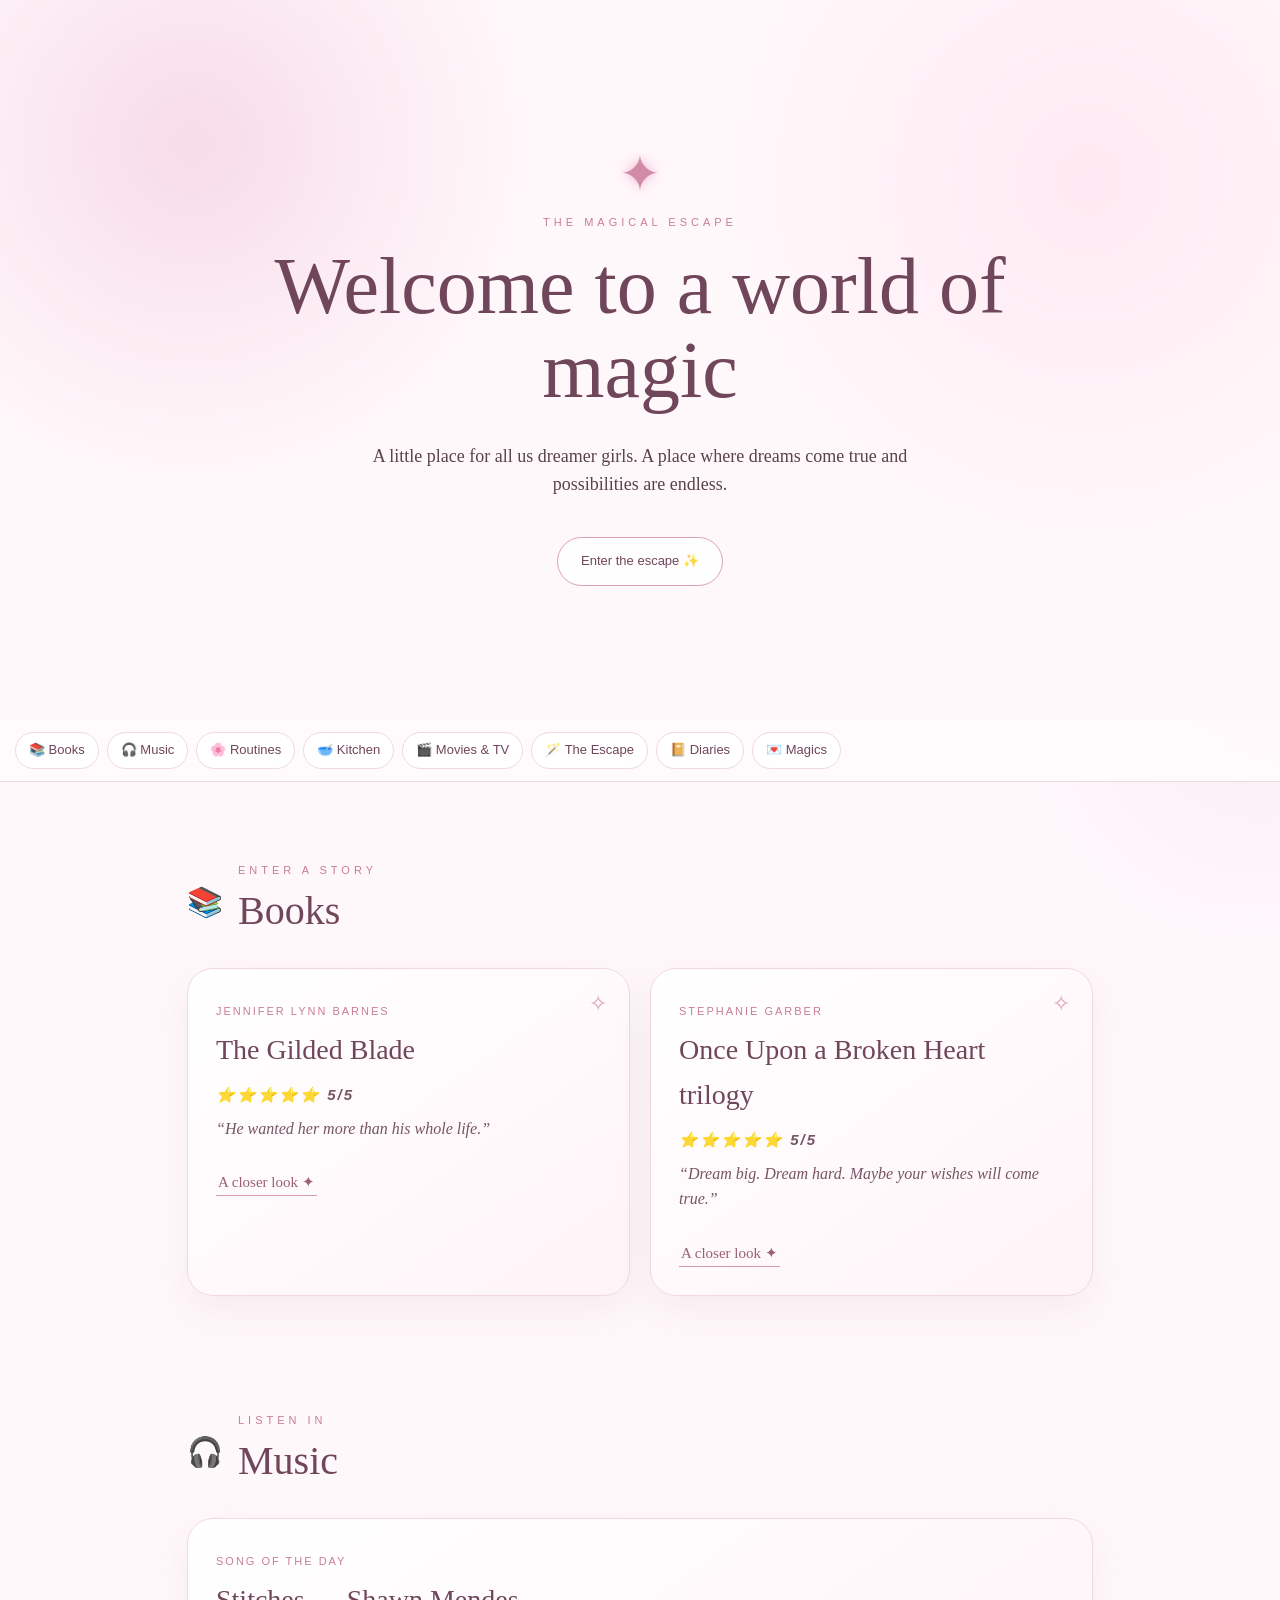
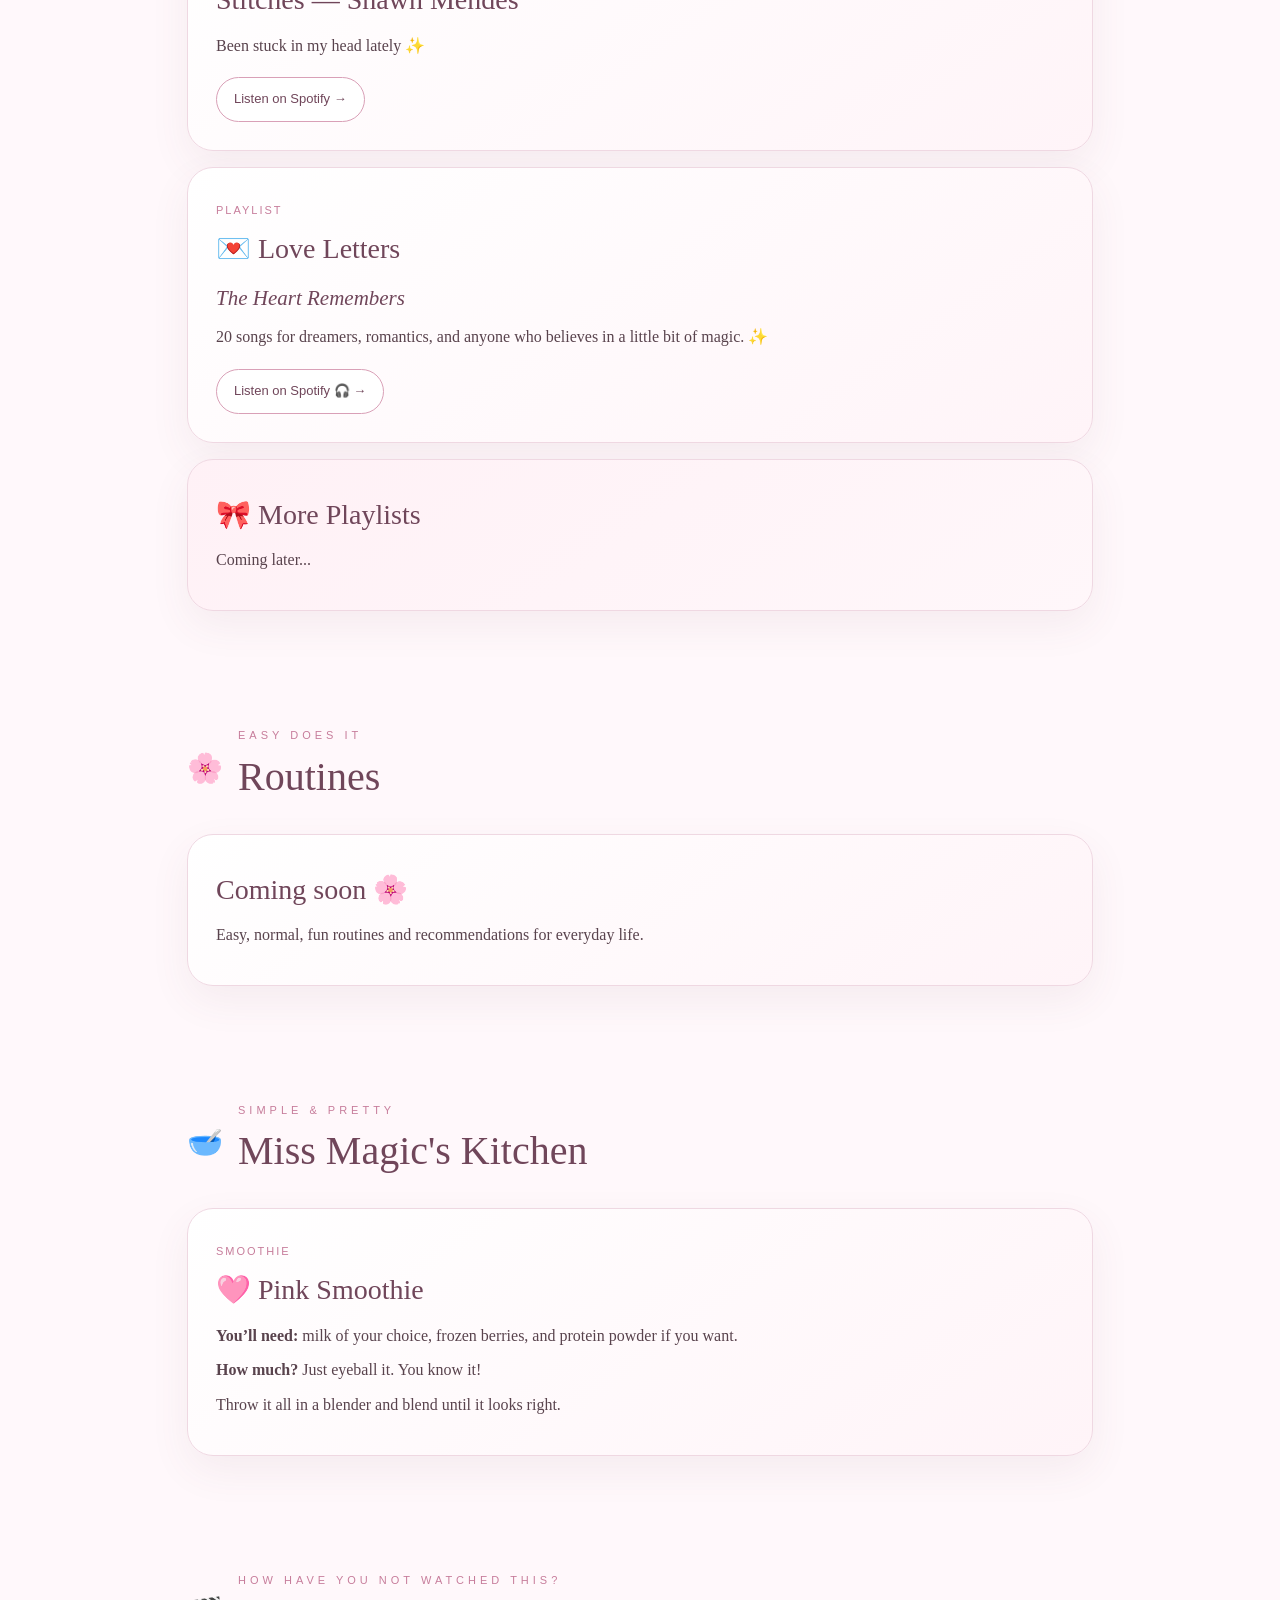
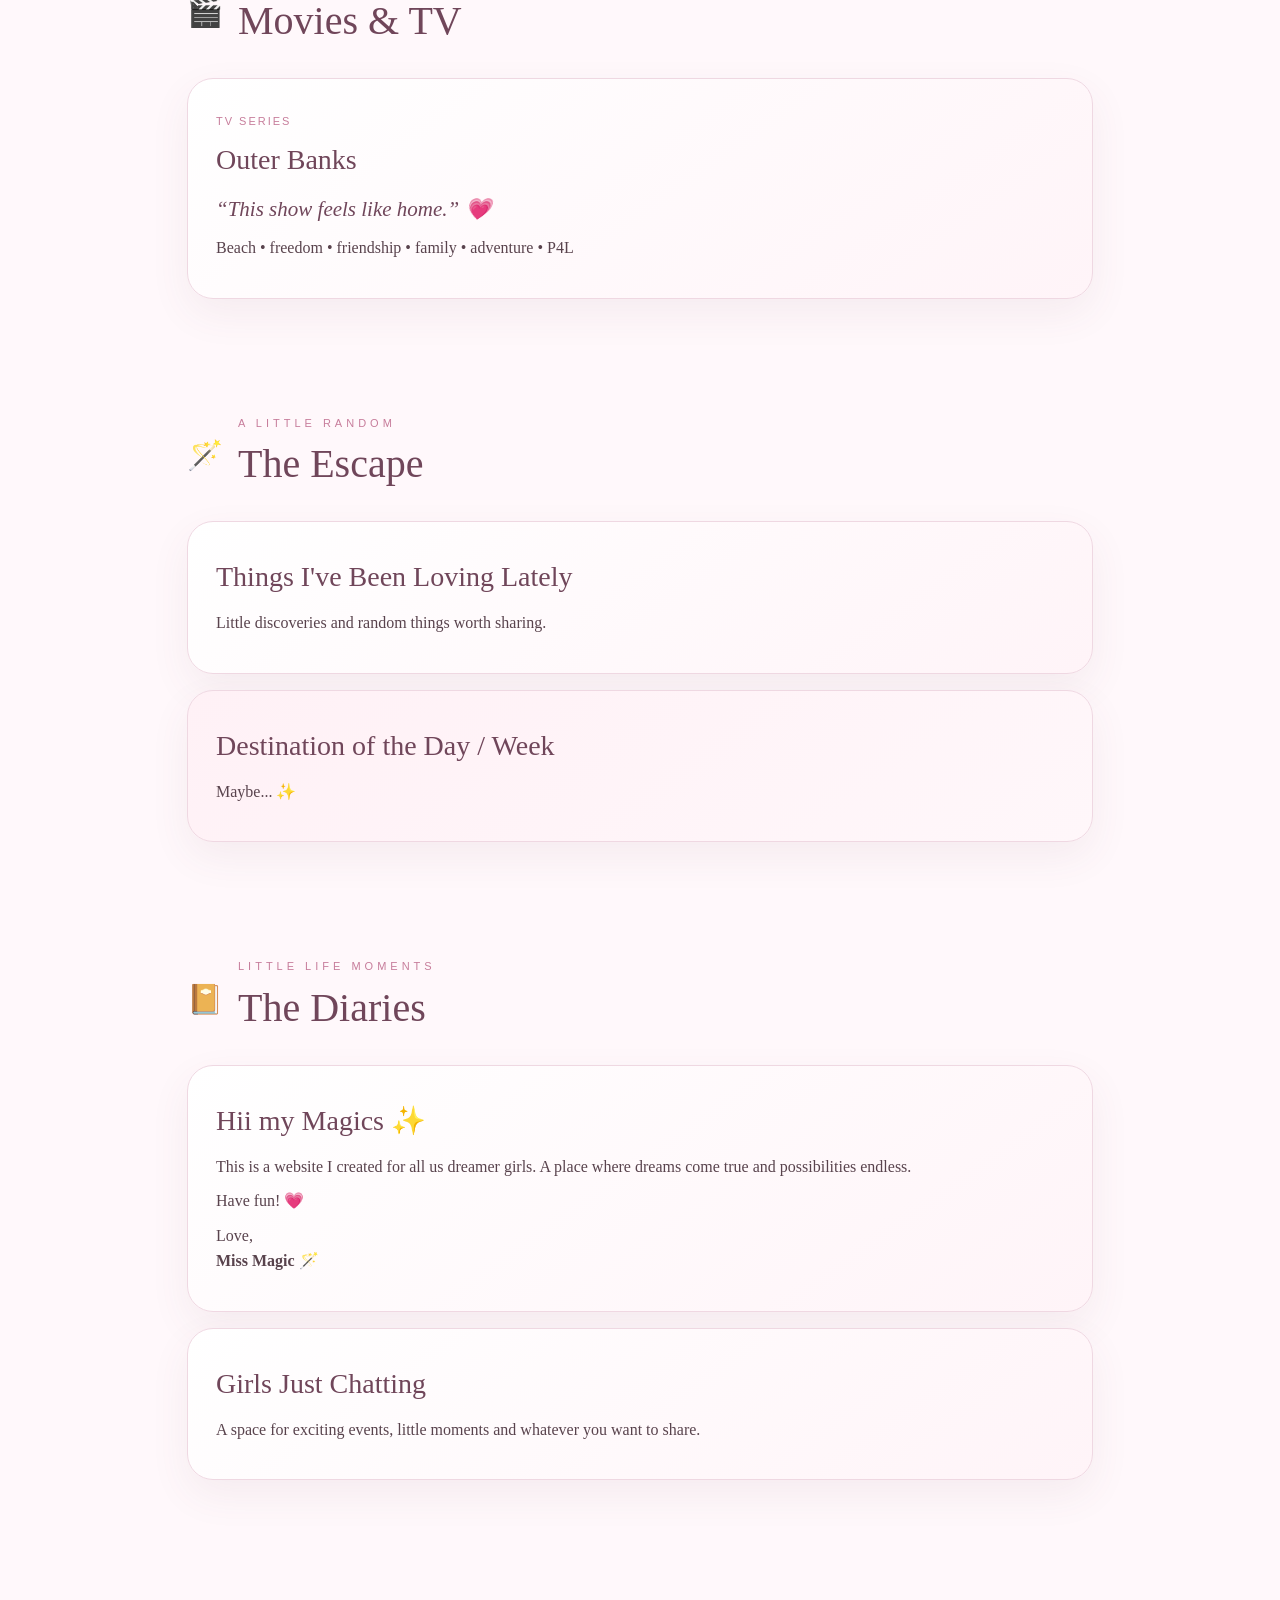
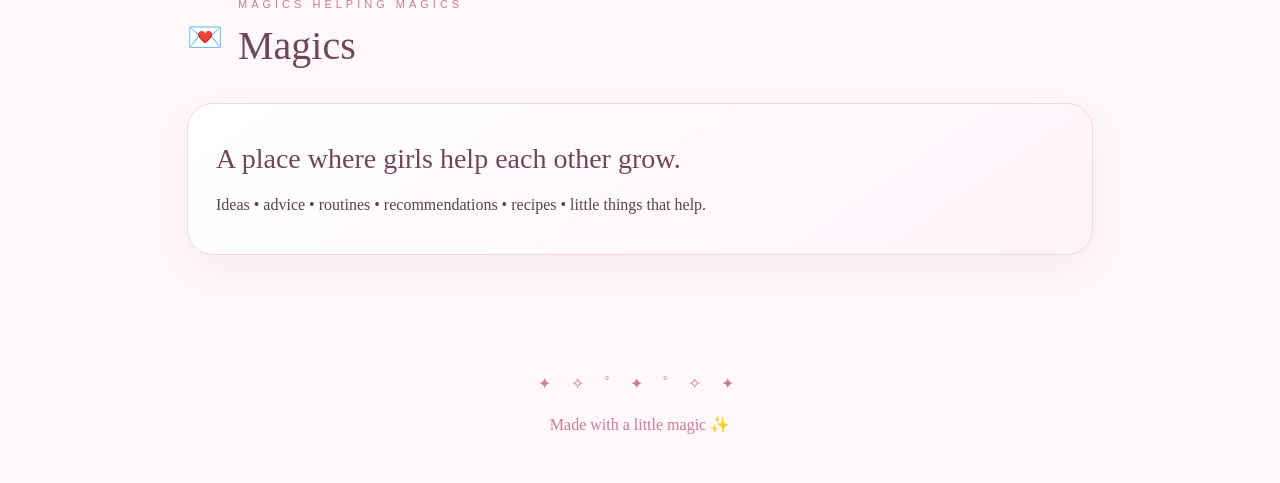
<file: index.html>
<!DOCTYPE html>
<html lang="en">

<head>

    <meta charset="UTF-8">
    <meta name="viewport" content="width=device-width, initial-scale=1.0">

    <title>The Magical Escape</title>

    <link rel="stylesheet" href="style.css">

</head>

<body>

<!-- =========================
     HOME
========================= -->

<header class="hero">

    <div class="sparkle">
        ✦
    </div>

    <div class="eyebrow">
        THE MAGICAL ESCAPE
    </div>

    <h1>
        Welcome to a world of magic
    </h1>

    <p>
        A little place for all us dreamer girls.
        A place where dreams come true and
        possibilities are endless.
    </p>

    <a class="begin" href="books.html">
        Enter the escape ✨
    </a>

</header>


<!-- =========================
     NAVIGATION
========================= -->

<nav>

    <a href="books.html">📚 Books</a>
    <a href="#music">🎧 Music</a>
    <a href="#routines">🌸 Routines</a>
    <a href="#kitchen">🥣 Kitchen</a>
    <a href="#movies">🎬 Movies & TV</a>
    <a href="#escape">🪄 The Escape</a>
    <a href="#diaries">📔 Diaries</a>
    <a href="#magics">💌 Magics</a>

</nav>


<main>


<!-- =========================
     BOOKS
========================= -->

<section id="books">

    <div class="heading">

        <span>📚</span>

        <div>

            <div class="eyebrow">
                ENTER A STORY
            </div>

            <h2>
                Books
            </h2>

        </div>

    </div>


    <div class="grid">

        <article class="card book">

            <small>
                Jennifer Lynn Barnes
            </small>

            <h3>
                The Gilded Blade
            </h3>

            <p class="rating">
                ⭐⭐⭐⭐⭐ <b>5/5</b>
            </p>

            <p>
                “He wanted her more than his whole life.”
            </p>

            <button
                class="closer"
                onclick="openBook('gilded')"
            >
                A closer look ✦
            </button>

        </article>


        <article class="card book">

            <small>
                Stephanie Garber
            </small>

            <h3>
                Once Upon a Broken Heart trilogy
            </h3>

            <p class="rating">
                ⭐⭐⭐⭐⭐ <b>5/5</b>
            </p>

            <p>
                “Dream big. Dream hard.
                Maybe your wishes will come true.”
            </p>

            <button
                class="closer"
                onclick="openBook('ouabh')"
            >
                A closer look ✦
            </button>

        </article>

    </div>

</section>


<!-- =========================
     MUSIC
========================= -->

<section id="music">

    <div class="heading">

        <span>🎧</span>

        <div>

            <div class="eyebrow">
                LISTEN IN
            </div>

            <h2>
                Music
            </h2>

        </div>

    </div>


    <article class="card">

        <small>
            Song of the Day
        </small>

        <h3>
            Stitches — Shawn Mendes
        </h3>

        <p>
            Been stuck in my head lately ✨
        </p>

        <a
            class="link"
            href="https://open.spotify.com/search/Stitches%20Shawn%20Mendes"
            target="_blank"
            rel="noopener noreferrer"
        >
            Listen on Spotify →
        </a>

    </article>


    <article class="card">

        <small>
            Playlist
        </small>

        <h3>
            💌 Love Letters
        </h3>

        <p class="quote">
            The Heart Remembers
        </p>

        <p>
            20 songs for dreamers, romantics,
            and anyone who believes in a little
            bit of magic. ✨
        </p>

        <a
            class="link"
            href="https://open.spotify.com/playlist/7ntLxnWljnAnqN1IBotcyH"
            target="_blank"
            rel="noopener noreferrer"
        >
            Listen on Spotify 🎧 →
        </a>

    </article>


    <article class="card pale">

        <h3>
            🎀 More Playlists
        </h3>

        <p>
            Coming later...
        </p>

    </article>

</section>


<!-- =========================
     ROUTINES
========================= -->

<section id="routines">

    <div class="heading">

        <span>🌸</span>

        <div>

            <div class="eyebrow">
                EASY DOES IT
            </div>

            <h2>
                Routines
            </h2>

        </div>

    </div>


    <article class="card">

        <h3>
            Coming soon 🌸
        </h3>

        <p>
            Easy, normal, fun routines and
            recommendations for everyday life.
        </p>

    </article>

</section>


<!-- =========================
     KITCHEN
========================= -->

<section id="kitchen">

    <div class="heading">

        <span>🥣</span>

        <div>

            <div class="eyebrow">
                SIMPLE & PRETTY
            </div>

            <h2>
                Miss Magic's Kitchen
            </h2>

        </div>

    </div>


    <article class="card">

        <small>
            Smoothie
        </small>

        <h3>
            🩷 Pink Smoothie
        </h3>

        <p>
            <b>You’ll need:</b>
            milk of your choice, frozen berries,
            and protein powder if you want.
        </p>

        <p>
            <b>How much?</b>
            Just eyeball it. You know it!
        </p>

        <p>
            Throw it all in a blender and
            blend until it looks right.
        </p>

    </article>

</section>


<!-- =========================
     MOVIES
========================= -->

<section id="movies">

    <div class="heading">

        <span>🎬</span>

        <div>

            <div class="eyebrow">
                HOW HAVE YOU NOT WATCHED THIS?
            </div>

            <h2>
                Movies & TV
            </h2>

        </div>

    </div>


    <article class="card">

        <small>
            TV Series
        </small>

        <h3>
            Outer Banks
        </h3>

        <p class="quote">
            “This show feels like home.” 💗
        </p>

        <p>
            Beach • freedom • friendship •
            family • adventure • P4L
        </p>

    </article>

</section>


<!-- =========================
     THE ESCAPE
========================= -->

<section id="escape">

    <div class="heading">

        <span>🪄</span>

        <div>

            <div class="eyebrow">
                A LITTLE RANDOM
            </div>

            <h2>
                The Escape
            </h2>

        </div>

    </div>


    <article class="card">

        <h3>
            Things I've Been Loving Lately
        </h3>

        <p>
            Little discoveries and random things
            worth sharing.
        </p>

    </article>


    <article class="card pale">

        <h3>
            Destination of the Day / Week
        </h3>

        <p>
            Maybe... ✨
        </p>

    </article>

</section>


<!-- =========================
     DIARIES
========================= -->

<section id="diaries">

    <div class="heading">

        <span>📔</span>

        <div>

            <div class="eyebrow">
                LITTLE LIFE MOMENTS
            </div>

            <h2>
                The Diaries
            </h2>

        </div>

    </div>


    <article class="card">

        <h3>
            Hii my Magics ✨
        </h3>

        <p>
            This is a website I created for all us
            dreamer girls. A place where dreams
            come true and possibilities endless.
        </p>

        <p>
            Have fun! 💗
        </p>

        <p>
            Love,<br>
            <b>Miss Magic</b> 🪄
        </p>

    </article>


    <article class="card">

        <h3>
            Girls Just Chatting
        </h3>

        <p>
            A space for exciting events,
            little moments and whatever you
            want to share.
        </p>

    </article>

</section>


<!-- =========================
     MAGICS
========================= -->

<section id="magics">

    <div class="heading">

        <span>💌</span>

        <div>

            <div class="eyebrow">
                MAGICS HELPING MAGICS
            </div>

            <h2>
                Magics
            </h2>

        </div>

    </div>


    <article class="card">

        <h3>
            A place where girls help each other grow.
        </h3>

        <p>
            Ideas • advice • routines •
            recommendations • recipes •
            little things that help.
        </p>

    </article>

</section>


</main>


<!-- =========================
     FOOTER
========================= -->

<footer>

    Made with a little magic ✨

</footer>


<!-- =========================
     BOOK POPUP
========================= -->

<dialog id="bookDialog">

    <button
        class="close"
        onclick="closeBook()"
        aria-label="Close"
    >
        ×
    </button>

    <div id="bookContent"></div>

</dialog>


<script>

const dialog =
    document.getElementById("bookDialog");

const content =
    document.getElementById("bookContent");


const books = {

    gilded: `

        <small>
            Jennifer Lynn Barnes
        </small>

        <h2>
            The Gilded Blade
        </h2>

        <p>
            ⭐⭐⭐⭐⭐ <b>5/5</b>
        </p>

        <h3>
            💭 My Review
        </h3>

        <p>
            Okayyy this was such a good ending.
            But also… I didn't want it to end.
            And honestly, I think the best books
            are the ones you don't want to finish.
        </p>

        <p>
            I LOVED the multiple POVs.
            You get to see the same thing from
            completely different sides, and sometimes
            you're like “I'm obviously right” and then
            you see the other person's POV and you're
            like… okay maybe I'm not.
        </p>

        <h3>
            💗 Characters
        </h3>

        <p>
            Rohan and Savannah >>>.
            Rohan spending his whole life wanting
            one thing and then choosing Savannah
            instead was actually so beautiful.
        </p>

        <p>
            And JAMESON. Seeing how intense and reckless
            he was before Avery made so much sense.
        </p>

        <p>
            Grayson and Lyra were perfect to me too.
        </p>

        <h3>
            ✨ Little thing
        </h3>

        <p class="quote">
            “He wanted her more than his whole life.”
        </p>

    `,


    ouabh: `

        <small>
            Stephanie Garber
        </small>

        <h2>
            Once Upon a Broken Heart trilogy
        </h2>

        <p>
            ⭐⭐⭐⭐⭐ <b>5/5</b>
        </p>

        <h3>
            💭 My Review
        </h3>

        <p>
            I FINALLY finished the Once Upon a Broken
            Heart trilogy and I am speechless.
        </p>

        <p>
            I loved every moment of it.
            It just brings you to this magical
            fairytale place where everything seems
            possible magic, wonder, love,
            friendship, happiness…
        </p>

        <h3>
            💗 Characters
        </h3>

        <p>
            I loved Evangeline and Jacks' story.
            It wasn't too slow or too fast.
            It just was. And it's the kind of love
            story that makes you believe that maybe
            we all have a chance at finding our true
            love, our forever.
        </p>

        <p>
            Evangeline is such an eternal optimist.
            And Jacks… he's cruel, but not because
            he's cruel to the world. He's cruel
            because of the world.
        </p>

        <h3>
            ✨ The feeling
        </h3>

        <p>
            The whole world is just SO whimsical.
            Everyone's story has infinite endings.
            No one truly knows what's going to happen,
            not even fate.
        </p>

    `

};


function openBook(book) {

    if (!books[book]) return;

    content.innerHTML =
        books[book];

    dialog.showModal();
}


function closeBook() {

    dialog.close();

}


dialog.addEventListener(
    "click",
    function(event) {

        const rect =
            dialog.getBoundingClientRect();

        const clickedInside =
            event.clientX >= rect.left &&
            event.clientX <= rect.right &&
            event.clientY >= rect.top &&
            event.clientY <= rect.bottom;

        if (!clickedInside) {
            dialog.close();
        }

    }
);

</script>


</body>
</html>
</file>
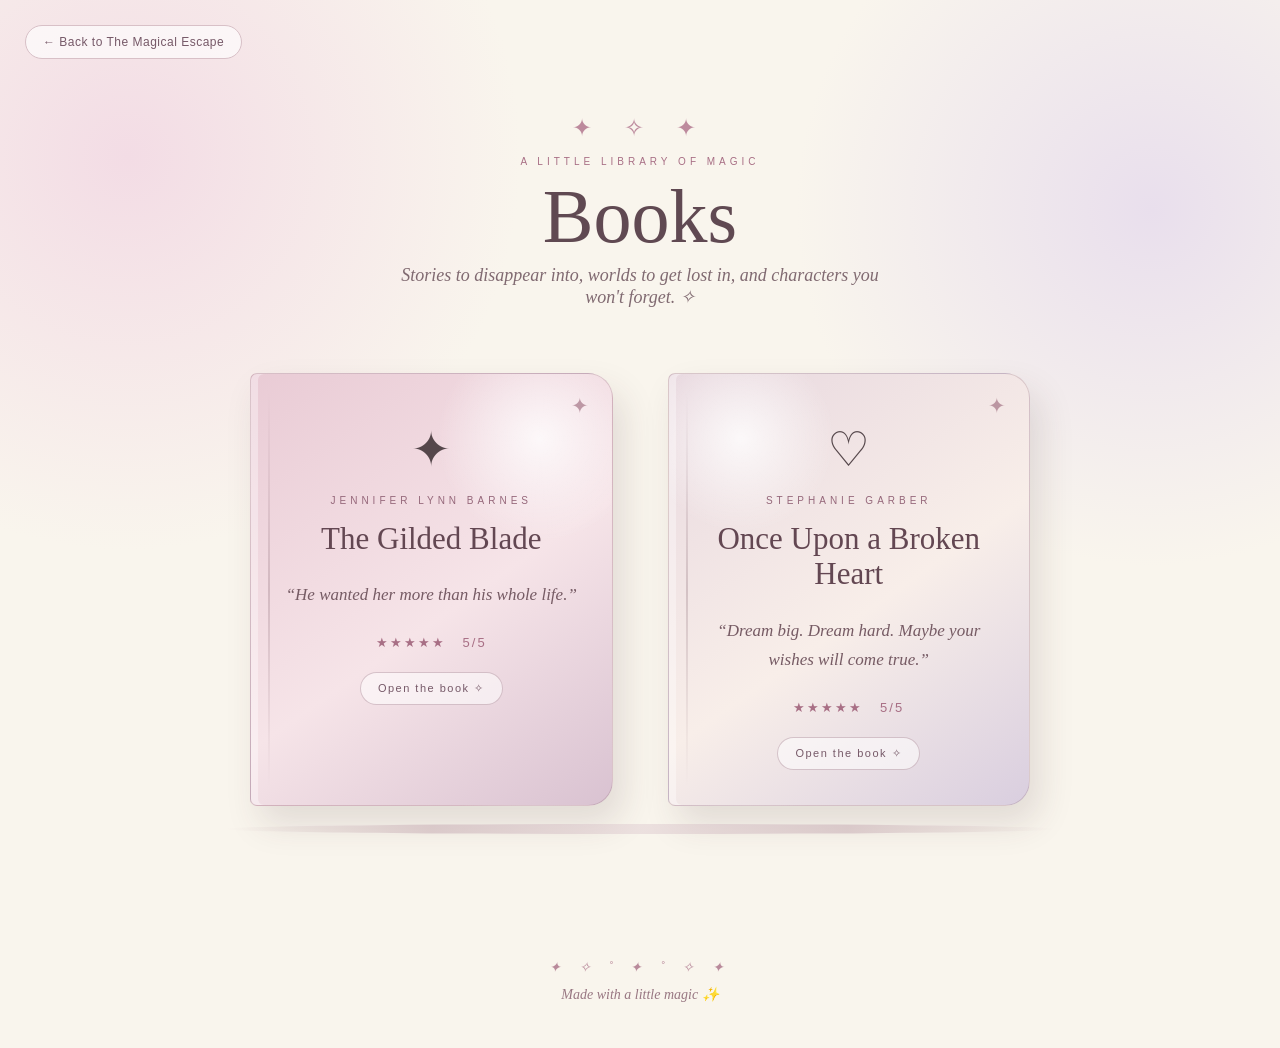
<file: books.html>
<!DOCTYPE html>
<html lang="en">
<head>
<meta charset="UTF-8">
<meta name="viewport" content="width=device-width, initial-scale=1.0">

<title>Books | The Magical Escape</title>

<style>

/* =========================================
   THE MAGICAL ESCAPE — BOOKS
========================================= */

* {
    box-sizing: border-box;
}

html {
    scroll-behavior: smooth;
}

body {
    margin: 0;
    min-height: 100vh;

    background:
        radial-gradient(circle at 10% 15%, #f3dce5 0%, transparent 27%),
        radial-gradient(circle at 90% 20%, #e9dfed 0%, transparent 25%),
        #f9f5ed;

    color: #55474b;

    font-family:
        Georgia,
        "Times New Roman",
        serif;
}


/* =========================================
   BACK BUTTON
========================================= */

.back-home {
    display: inline-block;

    margin: 25px 25px 0;
    padding: 9px 17px;

    border: 1px solid #d8c0c7;
    border-radius: 50px;

    background: rgba(255,255,255,.65);

    color: #765968;
    text-decoration: none;

    font-family: Arial, sans-serif;
    font-size: 12px;
    letter-spacing: .5px;

    transition:
        transform .3s ease,
        background .3s ease,
        box-shadow .3s ease;
}

.back-home:hover {
    transform: translateX(-4px);

    background: #fffaf8;

    box-shadow:
        0 8px 25px rgba(100,70,80,.1);
}


/* =========================================
   LIBRARY INTRO
========================================= */

.library {
    max-width: 1100px;

    margin: auto;

    padding: 55px 25px 100px;

    text-align: center;
}

.sparkles {
    color: #bd8a9d;

    font-size: 24px;
    letter-spacing: 13px;

    animation:
        sparkleFloat 4s ease-in-out infinite;
}

@keyframes sparkleFloat {

    0%, 100% {
        opacity: .45;
        transform: translateY(0);
    }

    50% {
        opacity: 1;
        transform: translateY(-5px);
    }
}

.eyebrow {
    margin-top: 14px;

    color: #a86f85;

    font-family: Arial, sans-serif;
    font-size: 10px;

    letter-spacing: 4px;
    text-transform: uppercase;
}

.library h1 {
    margin: 10px 0 8px;

    color: #604952;

    font-size: clamp(48px, 8vw, 76px);

    font-weight: normal;

    line-height: 1.05;
}

.intro {
    max-width: 500px;

    margin: 0 auto 65px;

    color: #806a71;

    font-size: 18px;

    font-style: italic;
}


/* =========================================
   LITTLE SHELF
========================================= */

.shelf {
    position: relative;

    display: grid;

    grid-template-columns:
        repeat(auto-fit, minmax(260px, 1fr));

    gap: 55px;

    max-width: 780px;

    margin: auto;

    padding-bottom: 28px;
}

.shelf::after {
    content: "";

    position: absolute;

    left: -25px;
    right: -25px;
    bottom: 0;

    height: 10px;

    border-radius: 50%;

    background:
        linear-gradient(
            90deg,
            transparent,
            #c8aeb5,
            #e1cfd3,
            #c8aeb5,
            transparent
        );

    opacity: .55;
}


/* =========================================
   BOOK COVERS
========================================= */

.book-card {
    position: relative;

    min-height: 390px;

    padding: 42px 30px 35px;

    border-radius:
        7px
        25px
        25px
        7px;

    border: 1px solid rgba(123,82,96,.22);

    cursor: pointer;

    overflow: hidden;

    box-shadow:
        10px 18px 35px rgba(73,48,57,.13),
        inset 7px 0 0 rgba(255,255,255,.35);

    transition:
        transform .5s cubic-bezier(.2,.8,.2,1),
        box-shadow .5s ease;
}

.book-card:hover {
    transform:
        translateY(-12px)
        rotate(-1deg);

    box-shadow:
        14px 30px 50px rgba(73,48,57,.2);
}


/* GILDED */

.gilded {
    background:
        radial-gradient(
            circle at 80% 15%,
            rgba(255,255,255,.8),
            transparent 22%
        ),
        linear-gradient(
            145deg,
            #e9cbd5,
            #f6e4e8 55%,
            #d9c2d1
        );
}


/* OUABH */

.ouabh {
    background:
        radial-gradient(
            circle at 20% 15%,
            rgba(255,255,255,.8),
            transparent 20%
        ),
        linear-gradient(
            145deg,
            #e8d8df,
            #f8eee9 55%,
            #d9cedf
        );
}


/* BOOK SPINE */

.book-card::before {
    content: "";

    position: absolute;

    left: 17px;
    top: 18px;
    bottom: 18px;

    width: 2px;

    background:
        linear-gradient(
            transparent,
            rgba(104,67,80,.22),
            transparent
        );
}


/* CORNER STAR */

.book-card::after {
    content: "✦";

    position: absolute;

    top: 20px;
    right: 23px;

    color: rgba(150,96,116,.6);

    font-size: 21px;

    animation:
        tinyStar 3s ease-in-out infinite;
}

@keyframes tinyStar {

    0%, 100% {
        opacity: .4;
        transform: scale(1) rotate(0);
    }

    50% {
        opacity: 1;
        transform: scale(1.25) rotate(12deg);
    }
}

.book-symbol {
    margin: 5px 0 18px;

    font-size: 48px;

    animation:
        floatingBook 4s ease-in-out infinite;
}

@keyframes floatingBook {

    0%, 100% {
        transform: translateY(0);
    }

    50% {
        transform: translateY(-7px);
    }
}

.book-card .eyebrow {
    margin: 0;

    color: #95677a;
}

.book-card h2 {
    margin: 15px auto;

    max-width: 400px;

    color: #634752;

    font-size: 31px;

    font-weight: normal;

    line-height: 1.15;
}

.book-quote {
    max-width: 370px;

    margin: 25px auto;

    color: #765b64;

    font-size: 17px;

    font-style: italic;

    line-height: 1.7;
}

.rating {
    color: #a86f85;

    font-family: Arial, sans-serif;

    font-size: 13px;

    letter-spacing: 2px;
}

.open {
    display: inline-block;

    margin-top: 22px;

    padding: 9px 17px;

    border: 1px solid rgba(130,82,101,.3);
    border-radius: 50px;

    background: rgba(255,255,255,.55);

    color: #765968;

    font-family: Arial, sans-serif;

    font-size: 11px;

    letter-spacing: 1.5px;
}


/* =========================================
   BOOK MODAL
========================================= */

dialog {
    width: min(920px, calc(100% - 24px));

    padding: 0;

    border: none;

    background: transparent;

    overflow: visible;
}

dialog::backdrop {
    background: rgba(55,39,45,.52);

    backdrop-filter: blur(7px);
}

dialog[open] {
    animation:
        bookAppear .6s ease both;
}

@keyframes bookAppear {

    from {
        opacity: 0;
        transform:
            translateY(25px)
            scale(.94)
            rotateX(4deg);
    }

    to {
        opacity: 1;
        transform:
            translateY(0)
            scale(1)
            rotateX(0);
    }
}


/* =========================================
   OPEN BOOK
========================================= */

.open-book {
    position: relative;

    background: #f8f0e5;

    border-radius: 14px 24px 24px 14px;

    box-shadow:
        0 35px 90px rgba(40,25,30,.35);

    overflow: hidden;
}

.pages {
    display: grid;

    grid-template-columns: 1fr 1fr;

    min-height: 570px;
}

.page {
    position: relative;

    padding: 52px 48px;

    background:
        radial-gradient(
            circle at 90% 10%,
            rgba(238,211,220,.4),
            transparent 28%
        ),
        #fffaf3;
}

.page:first-child {
    border-right: 1px solid #dbc8c5;

    box-shadow:
        inset -12px 0 22px rgba(75,50,55,.055);
}

.page:last-child {
    box-shadow:
        inset 12px 0 22px rgba(75,50,55,.035);
}

.page h2 {
    margin-top: 5px;

    color: #604952;

    font-size: 39px;

    font-weight: normal;

    line-height: 1.15;
}

.page h3 {
    color: #80576a;

    font-size: 23px;

    font-weight: normal;
}

.page p {
    color: #65545a;

    font-size: 16px;

    line-height: 1.85;
}

.page-quote {
    margin: 28px 0;

    color: #855f6e !important;

    font-size: 19px !important;

    font-style: italic;

    line-height: 1.8 !important;
}

.page-rating {
    color: #a86f85 !important;

    font-family: Arial, sans-serif;

    letter-spacing: 3px;
}

.page-number {
    position: absolute;

    bottom: 17px;
    left: 0;
    right: 0;

    text-align: center;

    color: #b99ca5;

    font-size: 11px;
}


/* =========================================
   BOOK CONTROLS
========================================= */

.controls {
    display: flex;

    justify-content: center;
    align-items: center;

    gap: 20px;

    padding: 17px;

    background: #f1e2e5;

    border-top: 1px solid #ddc7cd;
}

.controls button {
    padding: 9px 17px;

    border: 1px solid #cdaab7;

    border-radius: 50px;

    background: #fffaf8;

    color: #765968;

    cursor: pointer;

    font-family: Arial, sans-serif;

    transition:
        transform .25s ease,
        background .25s ease;
}

.controls button:hover {
    transform: translateY(-2px);

    background: #fff;
}

#counter {
    color: #85606e;

    font-family: Arial, sans-serif;

    font-size: 12px;
}

.close-book {
    position: absolute;

    z-index: 20;

    top: 12px;
    right: 14px;

    width: 38px;
    height: 38px;

    border: 1px solid #d8c0c7;

    border-radius: 50%;

    background: rgba(255,255,255,.85);

    color: #765968;

    font-size: 23px;

    cursor: pointer;
}


/* =========================================
   FOOTER
========================================= */

footer {
    padding: 25px 20px 45px;

    text-align: center;

    color: #987782;

    font-size: 14px;

    font-style: italic;
}

footer span {
    display: block;

    margin-bottom: 10px;

    color: #b98a9b;

    letter-spacing: 7px;
}


/* =========================================
   MOBILE
========================================= */

@media (max-width: 680px) {

    .library {
        padding-top: 45px;
    }

    .intro {
        margin-bottom: 45px;
    }

    .shelf {
        gap: 30px;
    }

    .book-card {
        min-height: 350px;
    }

    .pages {
        grid-template-columns: 1fr;

        max-height: 72vh;

        overflow-y: auto;
    }

    .page {
        padding: 35px 28px;
    }

    .page:first-child {
        border-right: none;

        border-bottom: 1px solid #dbc8c5;
    }

    .page h2 {
        font-size: 31px;
    }

    .controls {
        gap: 10px;
    }

}

</style>
</head>


<body>


<a class="back-home" href="index.html">
    ← Back to The Magical Escape
</a>


<main class="library">

    <div class="sparkles">
        ✦ ✧ ✦
    </div>

    <div class="eyebrow">
        A LITTLE LIBRARY OF MAGIC
    </div>

    <h1>
        Books
    </h1>

    <p class="intro">
        Stories to disappear into,
        worlds to get lost in,
        and characters you won't forget. ✧
    </p>


    <div class="shelf">


        <!-- =================================
             GILDED BLADE
        ================================== -->

        <article
            class="book-card gilded"
            onclick="openBook('gilded')"
        >

            <div class="book-symbol">
                ✦
            </div>

            <div class="eyebrow">
                Jennifer Lynn Barnes
            </div>

            <h2>
                The Gilded Blade
            </h2>

            <p class="book-quote">
                “He wanted her more than
                his whole life.”
            </p>

            <div class="rating">
                ★★★★★ &nbsp; 5/5
            </div>

            <div class="open">
                Open the book ✧
            </div>

        </article>


        <!-- =================================
             ONCE UPON A BROKEN HEART
        ================================== -->

        <article
            class="book-card ouabh"
            onclick="openBook('ouabh')"
        >

            <div class="book-symbol">
                ♡
            </div>

            <div class="eyebrow">
                Stephanie Garber
            </div>

            <h2>
                Once Upon a Broken Heart
            </h2>

            <p class="book-quote">
                “Dream big. Dream hard.
                Maybe your wishes will come true.”
            </p>

            <div class="rating">
                ★★★★★ &nbsp; 5/5
            </div>

            <div class="open">
                Open the book ✧
            </div>

        </article>


    </div>

</main>


<footer>

    <span>✦ ✧ ˚ ✦ ˚ ✧ ✦</span>

    Made with a little magic ✨

</footer>


<!-- =========================================
     THE ACTUAL OPEN BOOK
========================================= -->

<dialog id="bookDialog">

    <div class="open-book">

        <button
            class="close-book"
            onclick="closeBook()"
            aria-label="Close book"
        >
            ×
        </button>


        <div class="pages">

            <div class="page">

                <div id="leftPage"></div>

                <div
                    class="page-number"
                    id="leftNumber"
                ></div>

            </div>


            <div class="page">

                <div id="rightPage"></div>

                <div
                    class="page-number"
                    id="rightNumber"
                ></div>

            </div>

        </div>


        <div class="controls">

            <button onclick="previousSpread()">
                ← Previous
            </button>

            <span id="counter">
                1 / 2
            </span>

            <button onclick="nextSpread()">
                Next →
            </button>

        </div>

    </div>

</dialog>


<script>

/* =========================================
   BOOK CONTENT
========================================= */

const books = {

    gilded: [

        {
            left: `
                <div class="eyebrow">
                    Jennifer Lynn Barnes
                </div>

                <h2>
                    The Gilded Blade
                </h2>

                <p class="page-rating">
                    ★★★★★
                </p>

                <p>
                    <b>5/5</b>
                </p>

                <p class="page-quote">
                    “He wanted her more than
                    his whole life.”
                </p>
            `,

            right: `
                <h3>
                    💭 My Review
                </h3>

                <p>
                    Okayyy this was such a good ending.
                    But also… I didn't want it to end.
                </p>

                <p>
                    And honestly, I think the best books
                    are the ones you don't want to finish.
                </p>
            `
        },


        {
            left: `
                <h3>
                    💗 Characters
                </h3>

                <p>
                    I LOVED the multiple POVs.
                    You get to see the same thing from
                    completely different sides.
                </p>

                <p>
                    Sometimes you're like,
                    “I'm obviously right,” and then
                    you see the other person's POV and
                    you're like… okay maybe I'm not.
                </p>
            `,

            right: `
                <h3>
                    ✨ Little Things
                </h3>

                <p>
                    Rohan and Savannah >>>.
                </p>

                <p>
                    Rohan spending his whole life
                    wanting one thing and then choosing
                    Savannah instead was actually
                    so beautiful.
                </p>

                <p>
                    And Jameson. Seeing how intense
                    and reckless he was before Avery
                    made so much sense.
                </p>

                <p>
                    Grayson and Lyra were perfect to me too.
                </p>
            `
        }

    ],


    ouabh: [

        {
            left: `
                <div class="eyebrow">
                    Stephanie Garber
                </div>

                <h2>
                    Once Upon a Broken Heart
                </h2>

                <p>
                    Trilogy
                </p>

                <p class="page-rating">
                    ★★★★★
                </p>

                <p>
                    <b>5/5</b>
                </p>

                <p class="page-quote">
                    “Dream big. Dream hard.
                    Maybe your wishes will come true.”
                </p>
            `,

            right: `
                <h3>
                    💭 My Review
                </h3>

                <p>
                    I FINALLY finished the Once Upon
                    a Broken Heart trilogy and I am
                    speechless.
                </p>

                <p>
                    I loved every moment of it.
                </p>

                <p>
                    It just brings you to this magical
                    fairytale place where everything
                    seems possible — magic, wonder,
                    love, friendship, happiness…
                </p>
            `
        },


        {
            left: `
                <h3>
                    💗 Characters
                </h3>

                <p>
                    I loved Evangeline and Jacks' story.
                </p>

                <p>
                    It wasn't too slow or too fast.
                    It just was.
                </p>

                <p>
                    Evangeline is such an eternal optimist.
                </p>
            `,

            right: `
                <h3>
                    ✨ The Feeling
                </h3>

                <p>
                    Jacks… he's cruel, but not because
                    he's cruel to the world.
                    He's cruel because of the world.
                </p>

                <p>
                    The whole world is just SO whimsical.
                </p>

                <p>
                    Everyone's story has infinite endings.
                    No one truly knows what's going to happen,
                    not even fate.
                </p>
            `
        }

    ]

};


/* =========================================
   BOOK ENGINE
========================================= */

let activeBook = null;
let spread = 0;

const dialog =
    document.getElementById("bookDialog");

const leftPage =
    document.getElementById("leftPage");

const rightPage =
    document.getElementById("rightPage");

const leftNumber =
    document.getElementById("leftNumber");

const rightNumber =
    document.getElementById("rightNumber");

const counter =
    document.getElementById("counter");


function openBook(bookName) {

    activeBook = books[bookName];

    if (!activeBook) return;

    spread = 0;

    showSpread();

    dialog.showModal();
}


function closeBook() {

    dialog.close();

}


function showSpread() {

    const current =
        activeBook[spread];

    leftPage.innerHTML =
        current.left;

    rightPage.innerHTML =
        current.right;

    leftNumber.textContent =
        `Page ${spread * 2 + 1}`;

    rightNumber.textContent =
        `Page ${spread * 2 + 2}`;

    counter.textContent =
        `${spread + 1} / ${activeBook.length}`;

}


function nextSpread() {

    if (
        spread <
        activeBook.length - 1
    ) {

        spread++;

        showSpread();

    }

}


function previousSpread() {

    if (spread > 0) {

        spread--;

        showSpread();

    }

}


/* =========================================
   CLOSE WHEN CLICKING OUTSIDE
========================================= */

dialog.addEventListener(
    "click",
    function(event) {

        const rect =
            dialog.getBoundingClientRect();

        const inside =
            event.clientX >= rect.left &&
            event.clientX <= rect.right &&
            event.clientY >= rect.top &&
            event.clientY <= rect.bottom;

        if (!inside) {
            closeBook();
        }

    }
);


/* =========================================
   KEYBOARD
========================================= */

document.addEventListener(
    "keydown",
    function(event) {

        if (!dialog.open) return;

        if (event.key === "ArrowRight") {
            nextSpread();
        }

        if (event.key === "ArrowLeft") {
            previousSpread();
        }

    }
);

</script>

</body>
</html>
</file>
<file: style.css>
* {
    box-sizing: border-box;
}

html {
    scroll-behavior: smooth;
}

body {
    margin: 0;
    background: #fff8fb;
    color: #59434d;
    font-family: Georgia, "Times New Roman", serif;
    line-height: 1.6;
    overflow-x: hidden;
}

/* Magical background */

body::before,
body::after {
    content: "";
    position: fixed;
    width: 300px;
    height: 300px;
    border-radius: 50%;
    filter: blur(80px);
    opacity: 0.28;
    pointer-events: none;
    z-index: -1;
}

body::before {
    background: #f5cddd;
    top: 5%;
    left: -130px;
}

body::after {
    background: #ead5f0;
    right: -130px;
    bottom: 5%;
}

/* Home */

.hero {
    min-height: 80vh;
    display: flex;
    flex-direction: column;
    justify-content: center;
    align-items: center;
    text-align: center;
    padding: 60px 25px;

    background:
        radial-gradient(
            circle at 15% 20%,
            #f7dce8 0%,
            transparent 28%
        ),
        radial-gradient(
            circle at 85% 25%,
            #ffe9f2 0%,
            transparent 30%
        ),
        #fff8fb;

    overflow: hidden;
}

.sparkle {
    font-size: 50px;
    color: #d28ba7;

    text-shadow:
        0 0 8px #f2bfd2,
        0 0 20px #f5d5e2;

    animation: sparkle 3s ease-in-out infinite;
}

@keyframes sparkle {
    0%, 100% {
        transform: scale(1) rotate(0deg);
        opacity: 0.65;
    }

    50% {
        transform: scale(1.25) rotate(15deg);
        opacity: 1;
    }
}

.eyebrow {
    color: #c77d9b;
    font-family: Arial, sans-serif;
    font-size: 11px;
    letter-spacing: 4px;
    text-transform: uppercase;
}

.hero h1 {
    max-width: 800px;
    margin: 12px 0;
    color: #70465a;
    font-size: clamp(45px, 9vw, 80px);
    line-height: 1.05;
    font-weight: normal;
    animation: fadeUp 1s ease both;
}

.hero p {
    max-width: 550px;
    font-size: 18px;
    animation: fadeUp 1.3s ease both;
}

@keyframes fadeUp {
    from {
        opacity: 0;
        transform: translateY(18px);
    }

    to {
        opacity: 1;
        transform: translateY(0);
    }
}

/* Buttons */

.begin {
    position: relative;
    margin-top: 20px;
    padding: 13px 23px;
    border: 1px solid #d9a0b7;
    border-radius: 50px;
    background: rgba(255,255,255,0.8);
    color: #70465a;
    text-decoration: none;
    font-family: Arial, sans-serif;
    font-size: 13px;
    overflow: hidden;

    transition:
        transform 0.3s ease,
        box-shadow 0.3s ease;
}

.begin:hover {
    transform: translateY(-4px);

    box-shadow:
        0 10px 30px rgba(194,125,155,0.2);
}

.begin::after {
    content: "";
    position: absolute;
    top: 0;
    left: -100%;
    width: 50%;
    height: 100%;

    background:
        linear-gradient(
            90deg,
            transparent,
            rgba(255,255,255,0.8),
            transparent
        );

    transform: skewX(-20deg);
    animation: shimmer 4s ease-in-out infinite;
}

@keyframes shimmer {
    0%, 55% {
        left: -100%;
    }

    75%, 100% {
        left: 150%;
    }
}

/* Navigation */

nav {
    position: sticky;
    top: 0;
    z-index: 10;

    display: flex;
    gap: 8px;
    overflow-x: auto;

    padding: 12px 15px;

    background: rgba(255,250,252,0.94);
    border-bottom: 1px solid #efd8e2;

    backdrop-filter: blur(10px);
}

nav a {
    white-space: nowrap;

    padding: 7px 13px;

    border: 1px solid #efd8e2;
    border-radius: 50px;

    background: #fff;
    color: #70465a;

    text-decoration: none;

    font-family: Arial, sans-serif;
    font-size: 13px;

    transition:
        transform 0.25s ease,
        background 0.25s ease;
}

nav a:hover {
    background: #fff1f6;
    transform: translateY(-2px);
}

/* Sections */

main {
    max-width: 950px;
    margin: auto;
}

section {
    padding: 80px 22px 20px;
    scroll-margin-top: 70px;
}

/* Headings */

.heading {
    display: flex;
    align-items: center;
    gap: 15px;
    margin-bottom: 25px;
    animation: headingAppear 0.8s ease both;
}

.heading > span {
    font-size: 29px;
    animation: floatIcon 3s ease-in-out infinite;
}

@keyframes floatIcon {
    0%, 100% {
        transform: translateY(0);
    }

    50% {
        transform: translateY(-6px) rotate(5deg);
    }
}

.heading h2 {
    margin: 0;
    color: #70465a;
    font-size: 40px;
    font-weight: normal;
}

@keyframes headingAppear {
    from {
        opacity: 0;
        transform: translateX(-10px);
    }

    to {
        opacity: 1;
        transform: translateX(0);
    }
}

/* Cards */

.grid {
    display: grid;

    grid-template-columns:
        repeat(
            auto-fit,
            minmax(270px, 1fr)
        );

    gap: 20px;
}

.card {
    position: relative;

    padding: 28px;
    margin-bottom: 16px;

    border: 1px solid #efd8e2;
    border-radius: 26px;

    background:
        linear-gradient(
            145deg,
            #ffffff,
            #fff4f8
        );

    box-shadow:
        0 15px 40px rgba(112,70,90,0.07);

    animation:
        cardAppear 0.8s ease both;

    transition:
        transform 0.35s ease,
        box-shadow 0.35s ease,
        border-color 0.35s ease;
}

.card:hover {
    transform: translateY(-6px);

    box-shadow:
        0 20px 45px rgba(112,70,90,0.12);

    border-color: #e5b3c7;
}

@keyframes cardAppear {
    from {
        opacity: 0;
        transform: translateY(15px);
    }

    to {
        opacity: 1;
        transform: translateY(0);
    }
}

.card h3 {
    margin: 5px 0 10px;
    color: #70465a;
    font-size: 28px;
    font-weight: normal;
}

.card small {
    color: #c77d9b;

    font-family: Arial, sans-serif;

    font-size: 11px;

    letter-spacing: 2px;

    text-transform: uppercase;
}

.card p {
    margin: 9px 0;
}

/* Books */

.book {
    overflow: hidden;
}

.book::after {
    content: "✧";

    position: absolute;
    top: 17px;
    right: 22px;

    color: #dfa0b9;
    font-size: 22px;

    animation: twinkle 2.5s ease-in-out infinite;
}

@keyframes twinkle {
    0%, 100% {
        opacity: 0.4;
        transform: scale(1);
    }

    50% {
        opacity: 1;
        transform: scale(1.3) rotate(10deg);
    }
}

.rating {
    color: #c77d9b;
    font-family: Arial, sans-serif;
    letter-spacing: 2px;
    font-size: 15px;
}

.book p {
    color: #765565;
    font-style: italic;
}

/* Links */

.link {
    display: inline-block;

    margin-top: 10px;

    padding: 11px 17px;

    border: 1px solid #d9a0b7;
    border-radius: 50px;

    background: #fff;
    color: #70465a;

    text-decoration: none;

    font-family: Arial, sans-serif;
    font-size: 13px;

    transition:
        transform 0.25s ease,
        box-shadow 0.25s ease;
}

.link:hover {
    transform: translateY(-3px);

    box-shadow:
        0 7px 20px rgba(194,125,155,0.15);
}

.closer {
    margin-top: 17px;

    padding: 6px 2px 4px;

    border: none;
    border-bottom: 1px solid #d69ab3;

    background: transparent;
    color: #9b6078;

    font-family:
        Georgia,
        "Times New Roman",
        serif;

    font-size: 15px;
    cursor: pointer;

    transition:
        transform 0.25s ease,
        color 0.25s ease;
}

.closer:hover {
    color: #70465a;
    transform: translateX(5px);
}

/* Special */

.quote {
    color: #70465a;
    font-size: 21px;
    font-style: italic;
}

.pale {
    background:
        linear-gradient(
            145deg,
            #fff1f6,
            #fff7fa
        );
}

/* Footer */

footer {
    padding: 80px 20px 45px;

    text-align: center;

    color: #c77d9b;
}

footer::before {
    content: "✦  ✧  ˚  ✦  ˚  ✧  ✦";

    display: block;
    margin-bottom: 15px;

    letter-spacing: 8px;

    animation: footerMagic 3s ease-in-out infinite;
}

@keyframes footerMagic {
    0%, 100% {
        opacity: 0.4;
    }

    50% {
        opacity: 1;
    }
}

/* Book popup */

dialog {
    width: min(680px, calc(100% - 30px));

    padding: 32px;

    border: 1px solid #efd8e2;
    border-radius: 28px;

    background:
        linear-gradient(
            145deg,
            #fffafd,
            #fff3f8
        );

    color: #59434d;

    box-shadow:
        0 25px 80px rgba(67,37,55,0.2);
}

dialog[open] {
    animation: popupMagic 0.4s ease both;
}

dialog::backdrop {
    background: rgba(67,37,55,0.35);
    backdrop-filter: blur(4px);
}

dialog h2 {
    color: #70465a;
    font-size: 36px;
    font-weight: normal;
}

.close {
    float: right;

    border: none;
    background: transparent;

    color: #70465a;

    font-size: 28px;
    cursor: pointer;
}

@keyframes popupMagic {
    from {
        opacity: 0;
        transform:
            translateY(15px)
            scale(0.97);
    }

    to {
        opacity: 1;
        transform:
            translateY(0)
            scale(1);
    }
}

/* Mobile */

@media (max-width: 600px) {

    section {
        padding-top: 55px;
    }

    .card {
        padding: 23px;
    }

    .hero h1 {
        font-size: 46px;
    }

    .heading h2 {
        font-size: 34px;
    }
}
</file>
